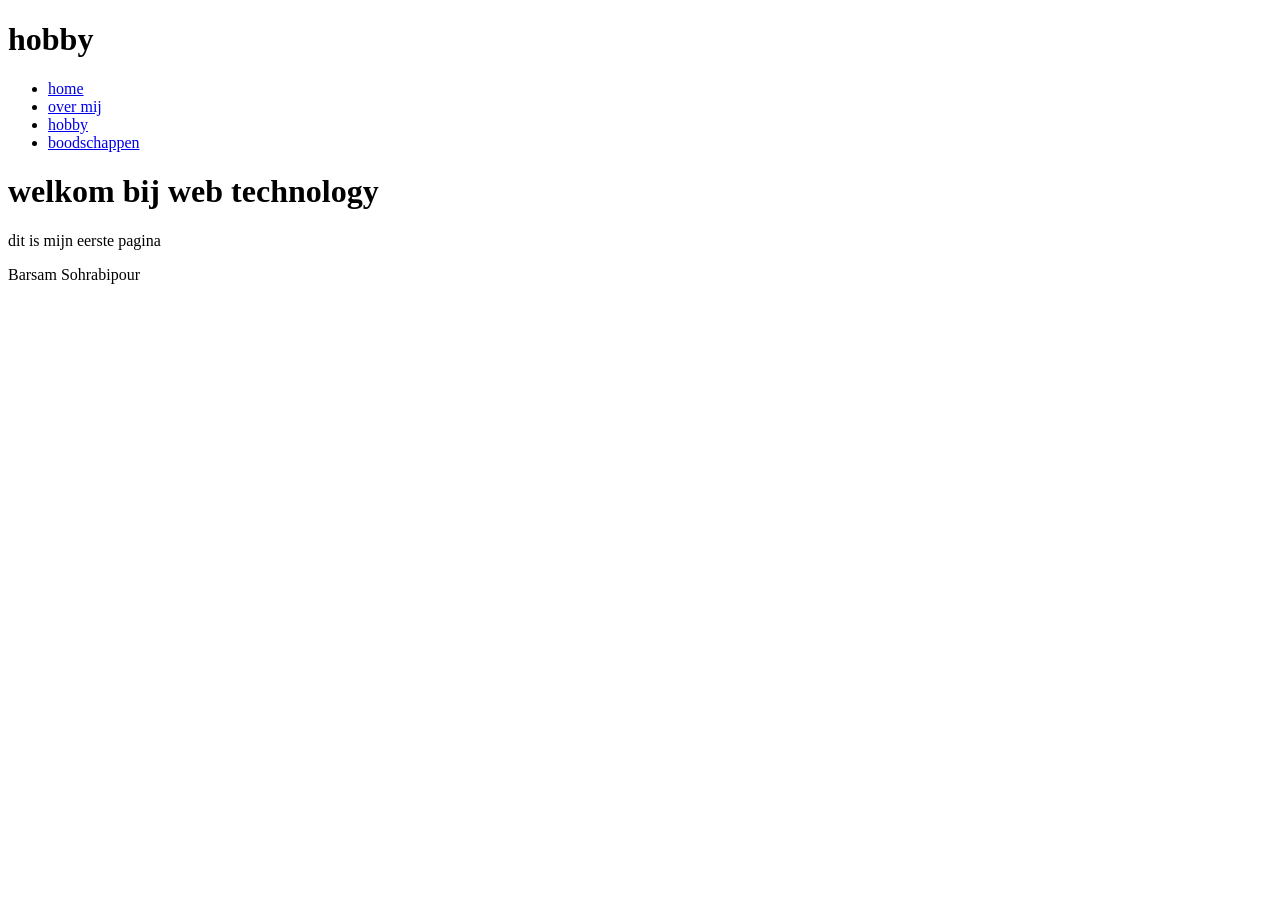
<file: labo-1/index.html>
<!DOCTYPE html>
<html lang="nl">
    <head>
        <meta charset="utf-8">
        <meta name="viewport" content="width=device-width, initial-scale=1">
        <title>mijn eerste pagina</title>
        </head>
        <body>
            <header>
        <h1>hobby</h1>
        <nav>
            <ul>
                <li><a href="index.html">home</a></li>
                <li><a href="over-mij.html">over mij</a></li>
                <li><a href="hobby.html">hobby</a></li>
                <li><a href="boodschappen.html">boodschappen</a></li>

            </ul>
        </nav>
    </header>
            <h1> welkom bij web technology</h1>
            <p >dit is mijn eerste pagina</p>

        <footer>
        <p>Barsam Sohrabipour</p>
        </footer>
        </body>
    </head>
</html>
</file>
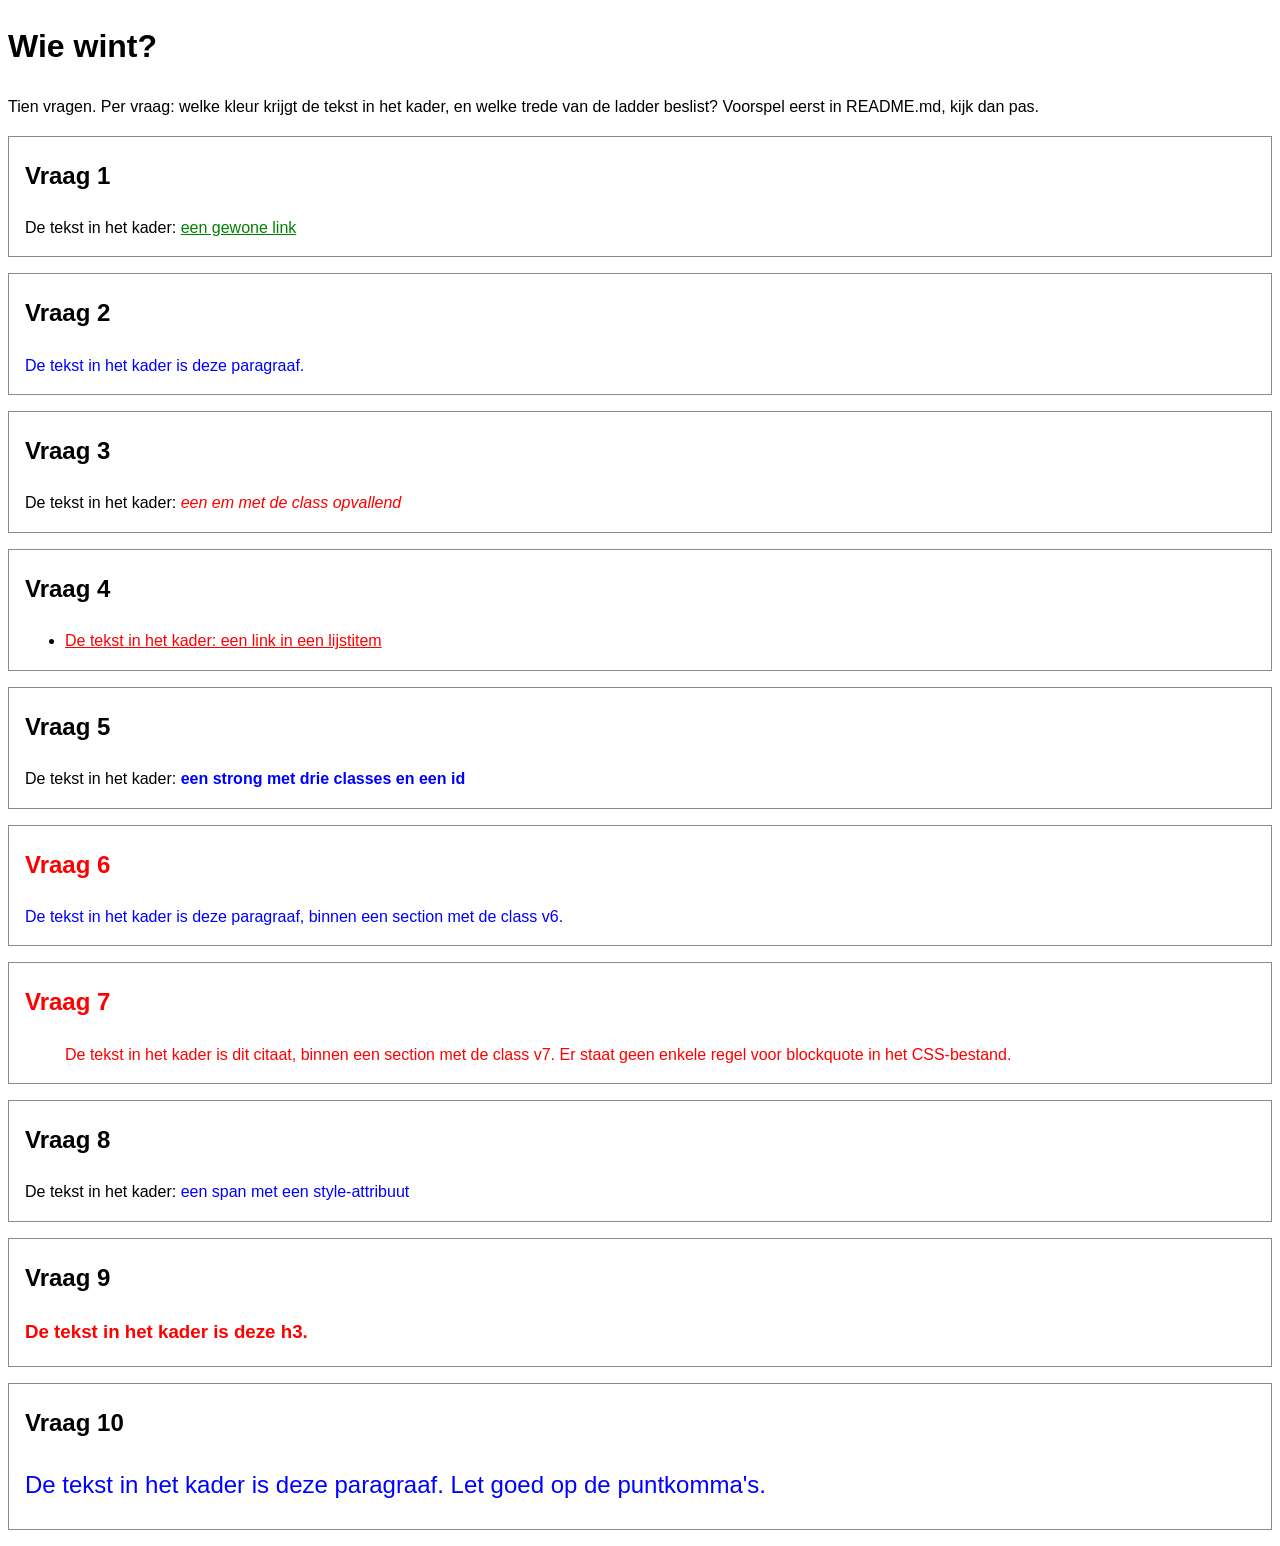
<file: labo-02/cascade/index.html>
<!-- index.html - oefening 3: voorspel, dan kijk. Wijzig dit bestand niet. -->
<!doctype html>
<html lang="nl">
  <head>
    <meta charset="utf-8">
    <meta name="viewport" content="width=device-width, initial-scale=1">
    <title>Wie wint? Tien vragen over de cascade</title>
    <link rel="stylesheet" href="css/stijl.css">
  </head>
  <body>
    <h1>Wie wint?</h1>
    <p>Tien vragen. Per vraag: welke kleur krijgt de tekst in het kader, en welke trede van de ladder beslist? Voorspel eerst in README.md, kijk dan pas.</p>

    <section class="vraag v1">
      <h2>Vraag 1</h2>
      <p>De tekst in het kader: <a href="#">een gewone link</a></p>
    </section>

    <section class="vraag v2">
      <h2>Vraag 2</h2>
      <p class="v2-tekst">De tekst in het kader is deze paragraaf.</p>
    </section>

    <section class="vraag v3">
      <h2>Vraag 3</h2>
      <p>De tekst in het kader: <em class="opvallend">een em met de class opvallend</em></p>
    </section>

    <section class="vraag v4">
      <h2>Vraag 4</h2>
      <ul>
        <li><a href="#">De tekst in het kader: een link in een lijstitem</a></li>
      </ul>
    </section>

    <section class="vraag v5">
      <h2>Vraag 5</h2>
      <p>De tekst in het kader: <strong class="een twee drie" id="v5-tekst">een strong met drie classes en een id</strong></p>
    </section>

    <section class="vraag v6">
      <h2>Vraag 6</h2>
      <p class="v6-tekst">De tekst in het kader is deze paragraaf, binnen een section met de class v6.</p>
    </section>

    <section class="vraag v7">
      <h2>Vraag 7</h2>
      <blockquote>De tekst in het kader is dit citaat, binnen een section met de class v7. Er staat geen enkele regel voor blockquote in het CSS-bestand.</blockquote>
    </section>

    <section class="vraag v8">
      <h2>Vraag 8</h2>
      <p>De tekst in het kader: <span class="v8-tekst" style="color: blue">een span met een style-attribuut</span></p>
    </section>

    <section class="vraag v9">
      <h2>Vraag 9</h2>
      <h3 class="v9-tekst">De tekst in het kader is deze h3.</h3>
    </section>

    <section class="vraag v10">
      <h2>Vraag 10</h2>
      <p class="v10-tekst">De tekst in het kader is deze paragraaf. Let goed op de puntkomma's.</p>
    </section>
  </body>
</html>
</file>
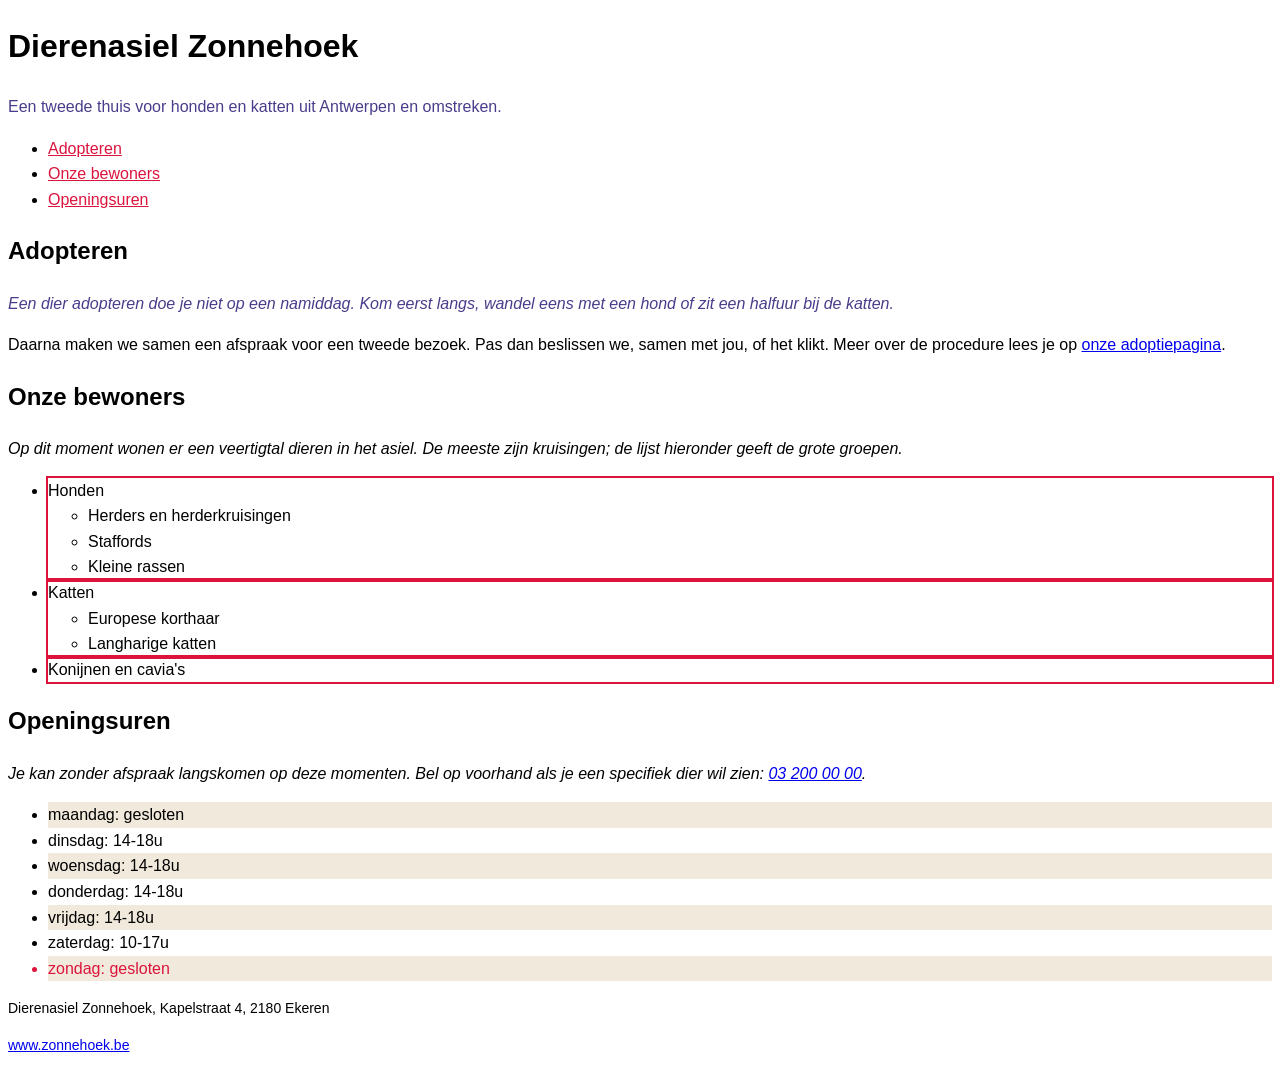
<file: labo-02/selectors/index.html>
<!-- index.html - oefening 2: selectors. Wijzig dit bestand niet; alles wat je nodig hebt, staat erin. -->
<!doctype html>
<html lang="nl">
  <head>
    <meta charset="utf-8">
    <meta name="viewport" content="width=device-width, initial-scale=1">
    <title>Dierenasiel Zonnehoek</title>
    <link rel="stylesheet" href="css/stijl.css">
  </head>
  <body>
    <header>
      <h1>Dierenasiel Zonnehoek</h1>
      <p class="slogan">Een tweede thuis voor honden en katten uit Antwerpen en omstreken.</p>
      <nav>
        <ul>
          <li><a href="#adopteren">Adopteren</a></li>
          <li><a href="#rassen">Onze bewoners</a></li>
          <li><a href="#uren">Openingsuren</a></li>
        </ul>
      </nav>
    </header>

    <main>
      <article>
        <h2 id="adopteren">Adopteren</h2>
        <p class="intro">Een dier adopteren doe je niet op een namiddag. Kom eerst langs, wandel eens met een hond of zit een halfuur bij de katten.</p>
        <p>Daarna maken we samen een afspraak voor een tweede bezoek. Pas dan beslissen we, samen met jou, of het klikt. Meer over de procedure lees je op <a href="https://www.zonnehoek.be/adoptie">onze adoptiepagina</a>.</p>

        <h2 id="rassen">Onze bewoners</h2>
        <p>Op dit moment wonen er een veertigtal dieren in het asiel. De meeste zijn kruisingen; de lijst hieronder geeft de grote groepen.</p>
        <ul class="rassen">
          
          <li>Honden
            <ul>
              <li>Herders en herderkruisingen</li>
              <li>Staffords</li>
              <li>Kleine rassen</li>
            </ul>
          </li>
          <li>Katten
            <ul>
              <li>Europese korthaar</li>
              <li>Langharige katten</li>
            </ul>
          </li>
          <li>Konijnen en cavia's</li>
        </ul>

        <h2 id="uren">Openingsuren</h2>
        <p>Je kan zonder afspraak langskomen op deze momenten. Bel op voorhand als je een specifiek dier wil zien: <a href="tel:+3232000000">03 200 00 00</a>.</p>
        <ul class="uren">
          <li>maandag: gesloten</li>
          <li>dinsdag: 14-18u</li>
          <li>woensdag: 14-18u</li>
          <li>donderdag: 14-18u</li>
          <li>vrijdag: 14-18u</li>
          <li>zaterdag: 10-17u</li>
          <li>zondag: gesloten</li>
        </ul>
      </article>
    </main>

    <footer>
      <p>Dierenasiel Zonnehoek, Kapelstraat 4, 2180 Ekeren</p>
      <p><a href="https://www.zonnehoek.be">www.zonnehoek.be</a></p>
    </footer>
  </body>
</html>
</file>
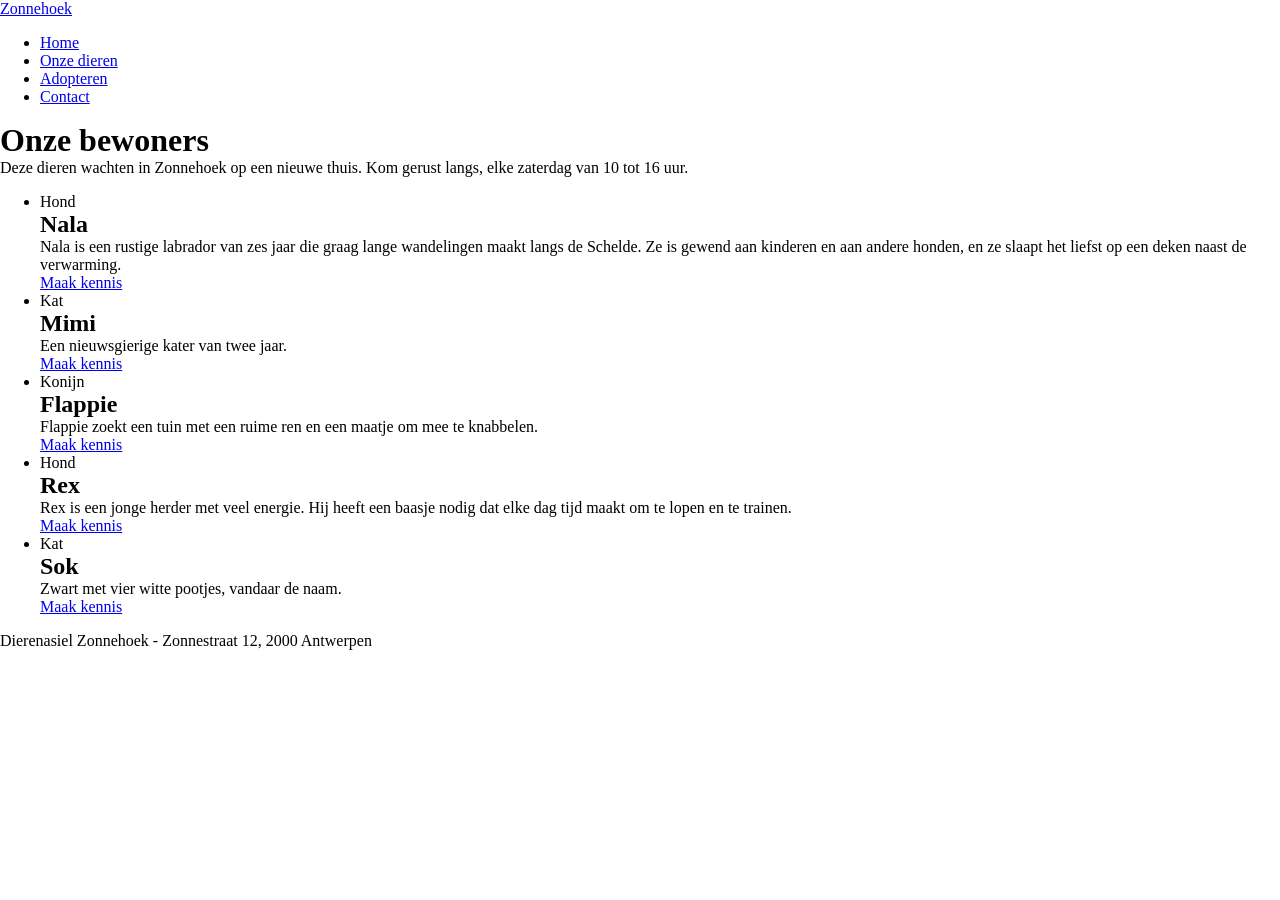
<file: labo-04/dierenasiel/index.html>
<!doctype html>
<html lang="nl">
<head>
  <meta charset="utf-8">
  <meta name="viewport" content="width=device-width, initial-scale=1">
  <title>Labo 4 - Dierenasiel Zonnehoek</title>
  <link rel="stylesheet" href="css/reset.css">
  <link rel="stylesheet" href="css/stijl.css">
</head>
<body>
  <!-- Do not change this file. Write your CSS in css/stijl.css.
       Not visible in the screenshot: on :hover and :focus the links in the
       navigation get an underline, and a button turns dark (#2b2b2b). -->
  <header>
    <a class="logo" href="index.html">Zonnehoek</a>
    <nav>
      <ul>
        <li><a href="index.html">Home</a></li>
        <li><a href="dieren.html" class="actief">Onze dieren</a></li>
        <li><a href="adopteren.html">Adopteren</a></li>
        <li><a href="contact.html">Contact</a></li>
      </ul>
    </nav>
  </header>
  <main>
    <h1>Onze bewoners</h1>
    <p class="intro">Deze dieren wachten in Zonnehoek op een nieuwe thuis. Kom gerust langs, elke zaterdag van 10 tot 16 uur.</p>
    <ul class="kaarten">
      <li class="kaart uitgelicht">
        <p class="soort">Hond</p>
        <h2>Nala</h2>
        <p class="beschrijving">Nala is een rustige labrador van zes jaar die graag lange wandelingen maakt langs de Schelde. Ze is gewend aan kinderen en aan andere honden, en ze slaapt het liefst op een deken naast de verwarming.</p>
        <a class="knop" href="#">Maak kennis</a>
      </li>
      <li class="kaart">
        <p class="soort">Kat</p>
        <h2>Mimi</h2>
        <p class="beschrijving">Een nieuwsgierige kater van twee jaar.</p>
        <a class="knop" href="#">Maak kennis</a>
      </li>
      <li class="kaart">
        <p class="soort">Konijn</p>
        <h2>Flappie</h2>
        <p class="beschrijving">Flappie zoekt een tuin met een ruime ren en een maatje om mee te knabbelen.</p>
        <a class="knop" href="#">Maak kennis</a>
      </li>
      <li class="kaart">
        <p class="soort">Hond</p>
        <h2>Rex</h2>
        <p class="beschrijving">Rex is een jonge herder met veel energie. Hij heeft een baasje nodig dat elke dag tijd maakt om te lopen en te trainen.</p>
        <a class="knop" href="#">Maak kennis</a>
      </li>
      <li class="kaart">
        <p class="soort">Kat</p>
        <h2>Sok</h2>
        <p class="beschrijving">Zwart met vier witte pootjes, vandaar de naam.</p>
        <a class="knop" href="#">Maak kennis</a>
      </li>
    </ul>
  </main>
  <footer>
    <p>Dierenasiel Zonnehoek - Zonnestraat 12, 2000 Antwerpen</p>
  </footer>
</body>
</html>
</file>
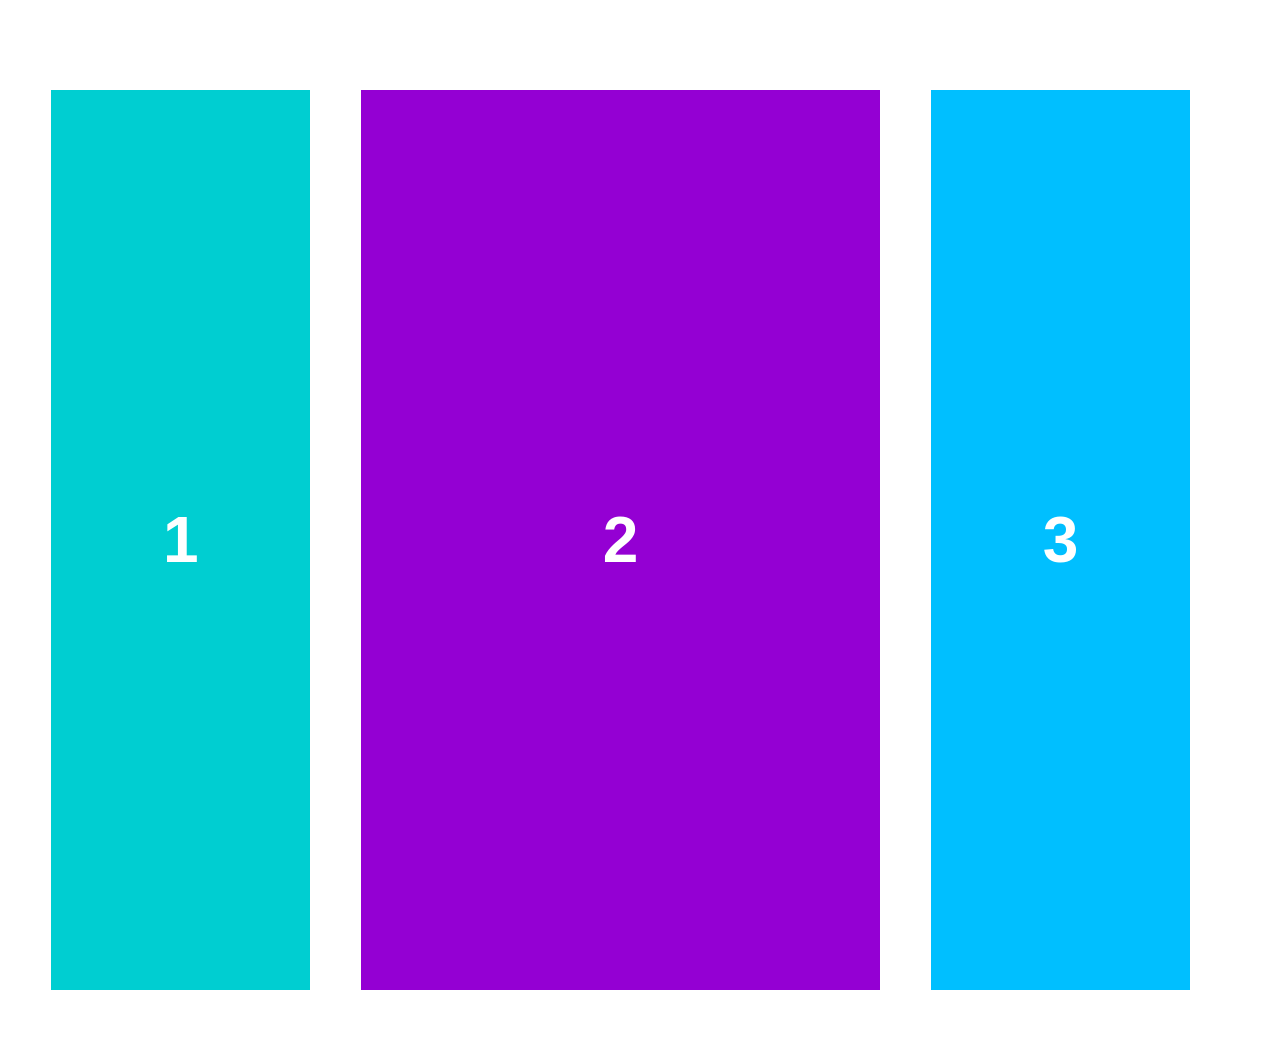
<file: labo-04/kolommen/index.html>
<!doctype html>
<html lang="nl">
<head>
  <meta charset="utf-8">
  <meta name="viewport" content="width=device-width, initial-scale=1">
  <title>Labo 4 - Drie kolommen</title>
  <link rel="stylesheet" href="css/reset.css">
  <link rel="stylesheet" href="css/stijl.css">
</head>
<body>
  <!-- Do not change this file. Write your CSS in css/stijl.css. -->
  <main>
    <div>1</div>
    <div>2</div>
    <div>3</div>
  </main>
</body>
</html>
</file>
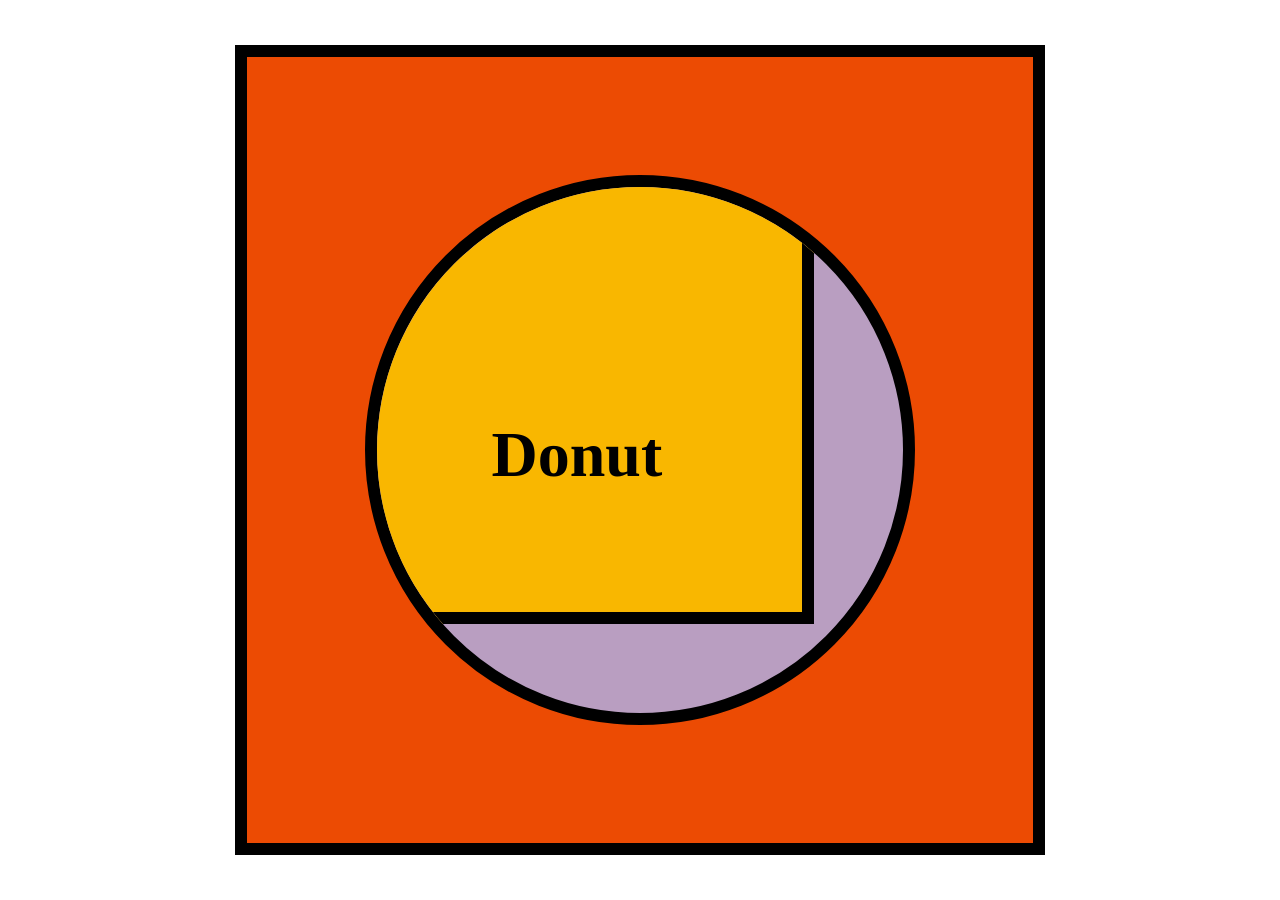
<file: labo-03-starter/labo-03/donut/index.html>
<!doctype html>
<html lang="en">
<head>
  <meta charset="utf-8">
  <meta name="viewport" content="width=device-width, initial-scale=1">
  <title>Labo 3 - Donut</title>
  <link rel="stylesheet" href="css/reset.css">
  <link rel="stylesheet" href="css/stijl.css">
</head>
<body>
  <!-- Do not change this file. Write your CSS in css/stijl.css. -->
  <main>
    <div>
      <h1>Donut</h1>
    </div>
  </main>
</body>
</html>
</file>
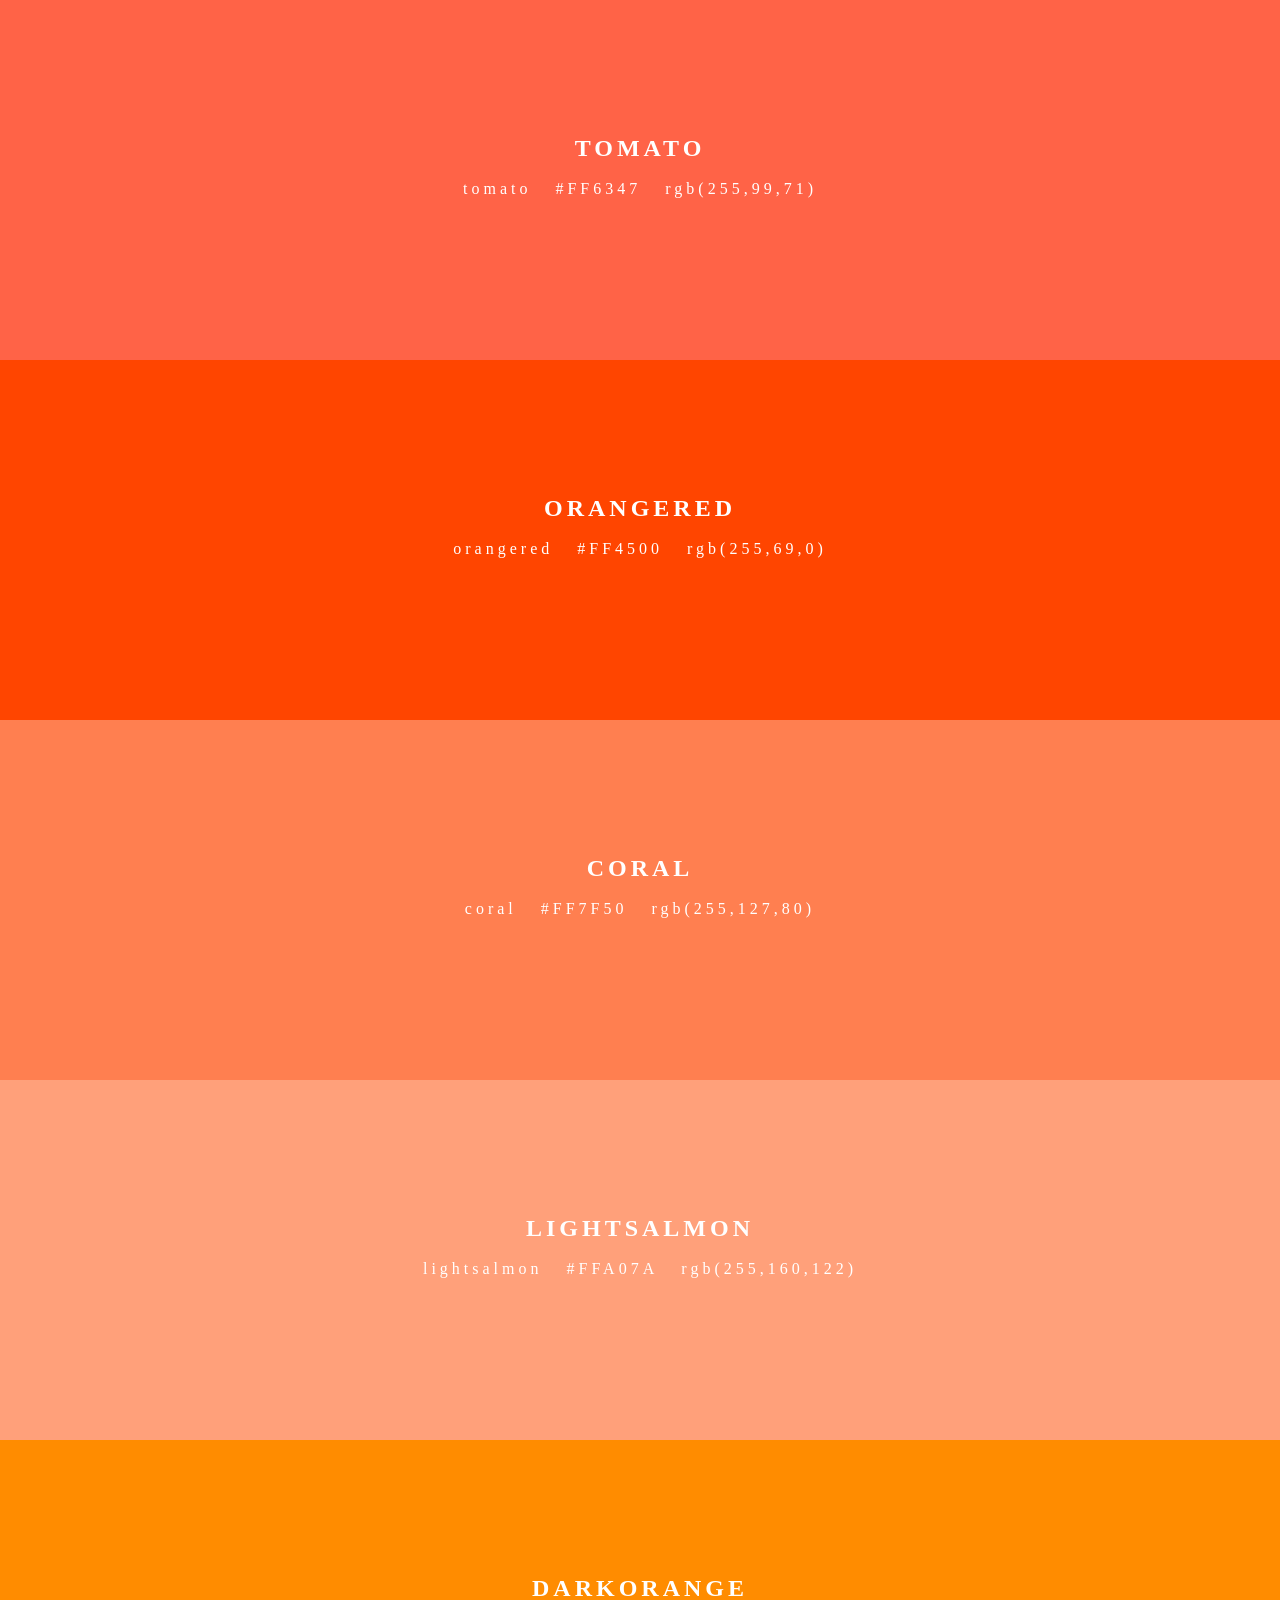
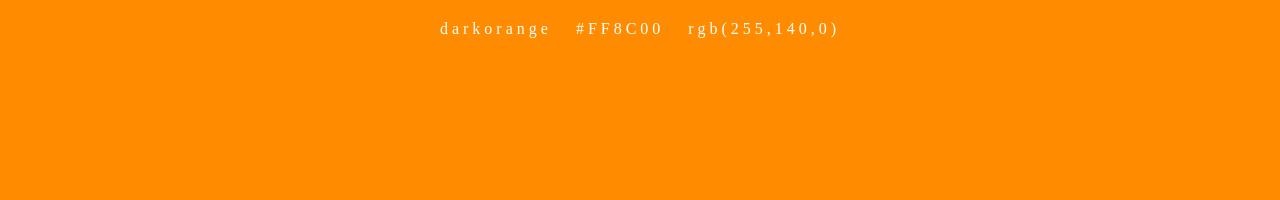
<file: labo-03-starter/labo-03/kleuren/index.html>
<!doctype html>
<html lang="en">
<head>
  <meta charset="utf-8">
  <meta name="viewport" content="width=device-width, initial-scale=1">
  <title>Labo 3 - Kleurenstalen</title>
  <link rel="stylesheet" href="css/reset.css">
  <link rel="stylesheet" href="css/stijl.css">
</head>
<body>
  <!-- Do not change this file. Write your CSS in css/stijl.css. -->
  <ul>
    <li class="tomato">
      <h2>TOMATO</h2>
      <p class="codes"><span>tomato</span> <span>#FF6347</span> <span>rgb(255,99,71)</span></p>
    </li>
    <li class="orangered">
      <h2>ORANGERED</h2>
      <p class="codes"><span>orangered</span> <span>#FF4500</span> <span>rgb(255,69,0)</span></p>
    </li>
    <li class="coral">
      <h2>CORAL</h2>
      <p class="codes"><span>coral</span> <span>#FF7F50</span> <span>rgb(255,127,80)</span></p>
    </li>
    <li class="lightsalmon">
      <h2>LIGHTSALMON</h2>
      <p class="codes"><span>lightsalmon</span> <span>#FFA07A</span> <span>rgb(255,160,122)</span></p>
    </li>
    <li class="darkorange">
      <h2>DARKORANGE</h2>
      <p class="codes"><span>darkorange</span> <span>#FF8C00</span> <span>rgb(255,140,0)</span></p>
    </li>
  </ul>
</body>
</html>
</file>
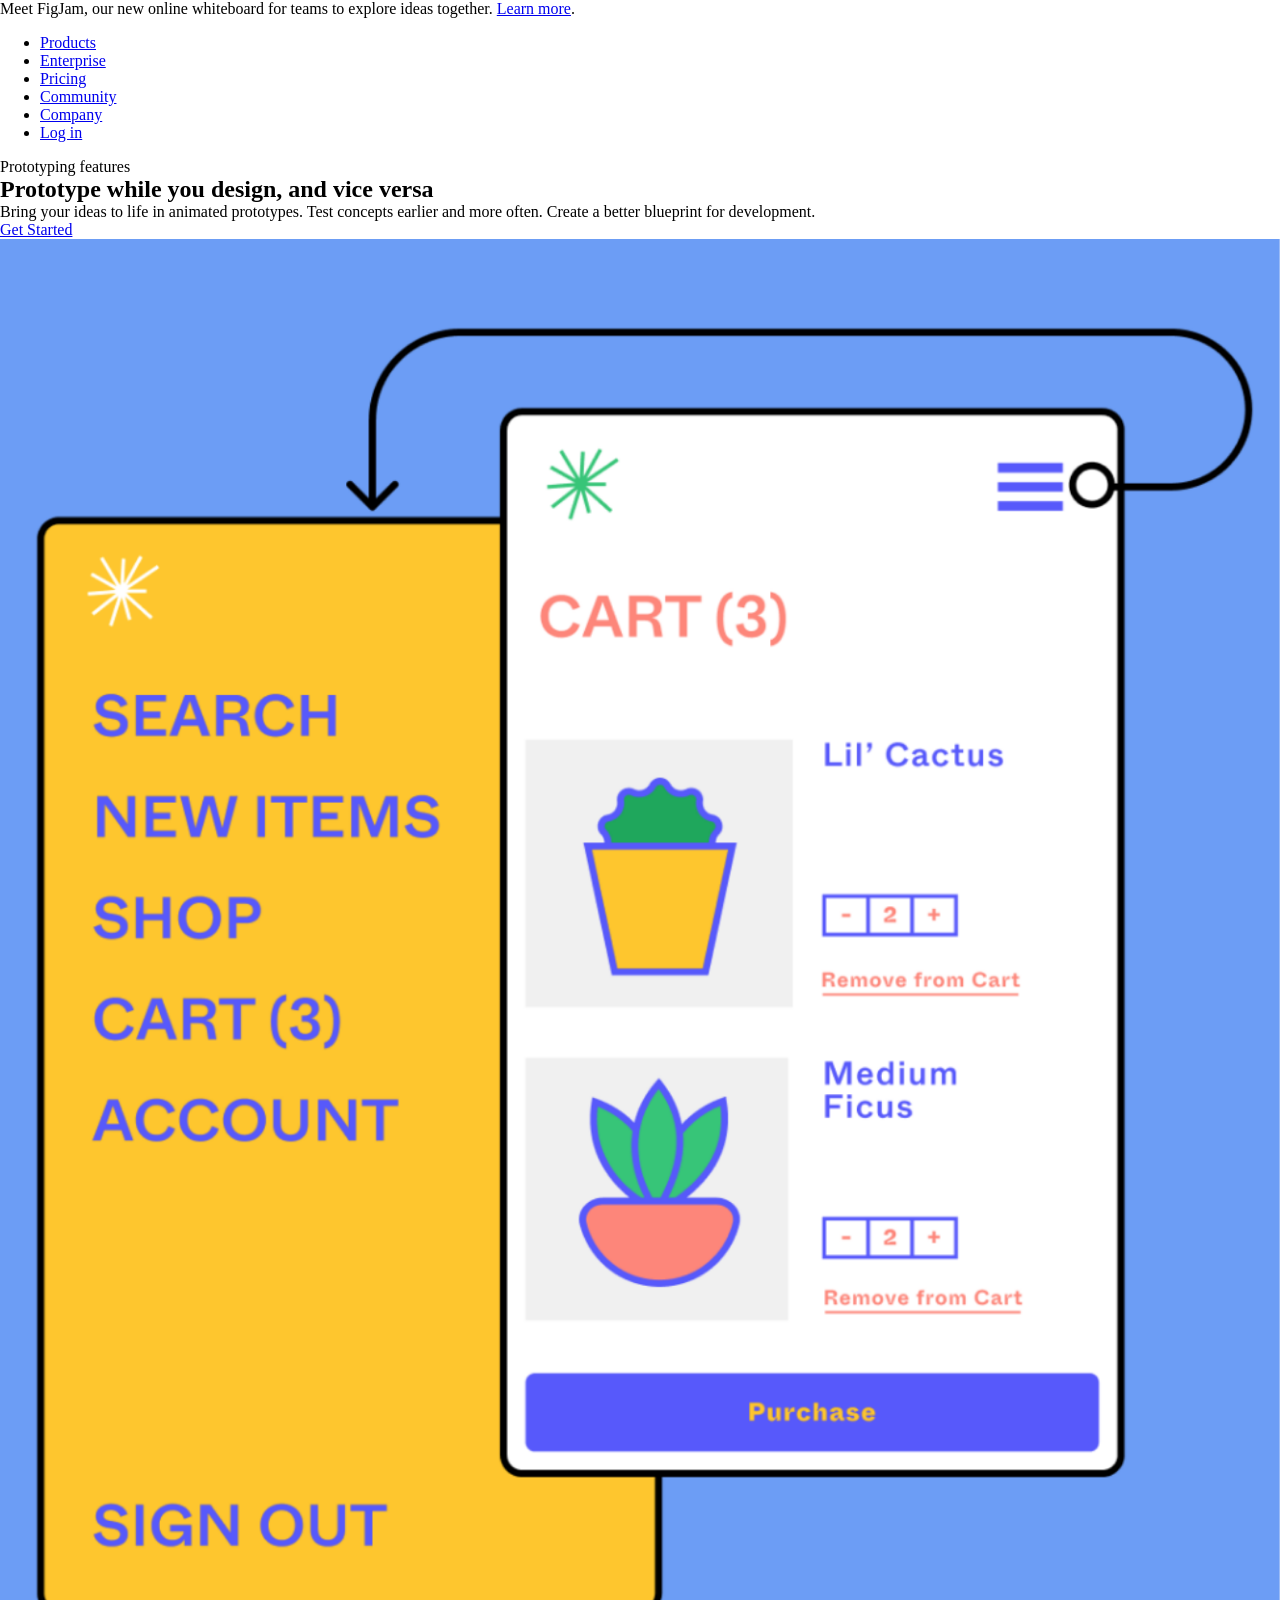
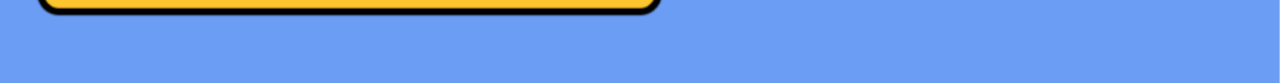
<file: labo-03-starter/labo-03/landing/index.html>
<!doctype html>
<html lang="en">
<head>
  <meta charset="utf-8">
  <meta name="viewport" content="width=device-width, initial-scale=1">
  <title>Labo 3 - Landingspagina</title>
  <link rel="stylesheet" href="css/reset.css">
  <link rel="stylesheet" href="css/stijl.css">
</head>
<body>
  <!-- Do not change this file. Write your CSS in css/stijl.css.
       Not visible in the screenshot: on :hover and :focus the links in the
       banner and in the navigation get an underline, and the button turns
       dark grey (#333333) instead of black. -->
  <div class="banner">
    <p>Meet FigJam, our new online whiteboard for teams to explore ideas together. <a href="#">Learn more</a>.</p>
  </div>
  <header>
    <nav>
      <ul>
        <li><a href="#">Products</a></li>
        <li><a href="#">Enterprise</a></li>
        <li><a href="#">Pricing</a></li>
        <li><a href="#">Community</a></li>
        <li><a href="#">Company</a></li>
        <li><a href="#">Log in</a></li>
      </ul>
    </nav>
  </header>
  <main>
    <article>
      <p class="bovenkop">Prototyping features</p>
      <h1>Prototype while you design, and vice versa</h1>
      <p>Bring your ideas to life in animated prototypes. Test concepts earlier and more often. Create a better blueprint for development.</p>
      <a href="#" class="knop">Get Started</a>
    </article><!-- no whitespace between these two tags: see syllabus 3.7 --><div class="afbeelding">
      <img src="afbeeldingen/prototype.png" alt="Prototype of a plant shop: a yellow menu panel next to a white cart screen">
    </div>
  </main>
</body>
</html>
</file>
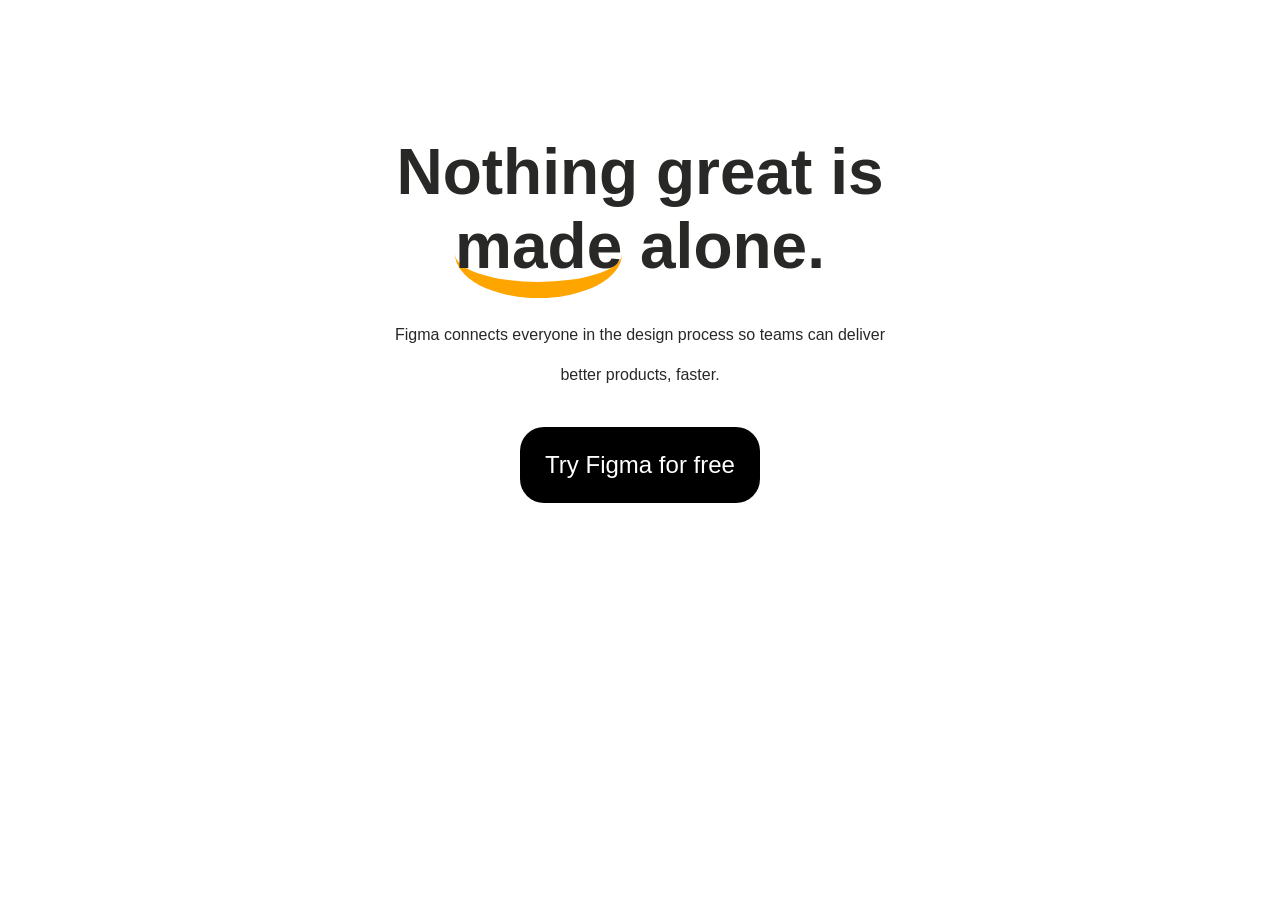
<file: labo-03-starter/labo-03/slogan/index.html>
<!doctype html>
<html lang="en">
<head>
  <meta charset="utf-8">
  <meta name="viewport" content="width=device-width, initial-scale=1">
  <title>Labo 3 - Slogan</title>
  <link rel="stylesheet" href="css/reset.css">
  <link rel="stylesheet" href="css/stijl.css">
</head>
<body>
  <!-- Do not change this file. Write your CSS in css/stijl.css.
       Not visible in the screenshot: on :hover and :focus the button turns
       dark grey (#333333) instead of black. -->
  <h2>Nothing great is <span>made</span> alone.</h2>
  <p>Figma connects everyone in the design process so teams can deliver better products, faster.</p>
  <a href="https://www.figma.com">Try Figma for free</a>
</body>
</html>
</file>
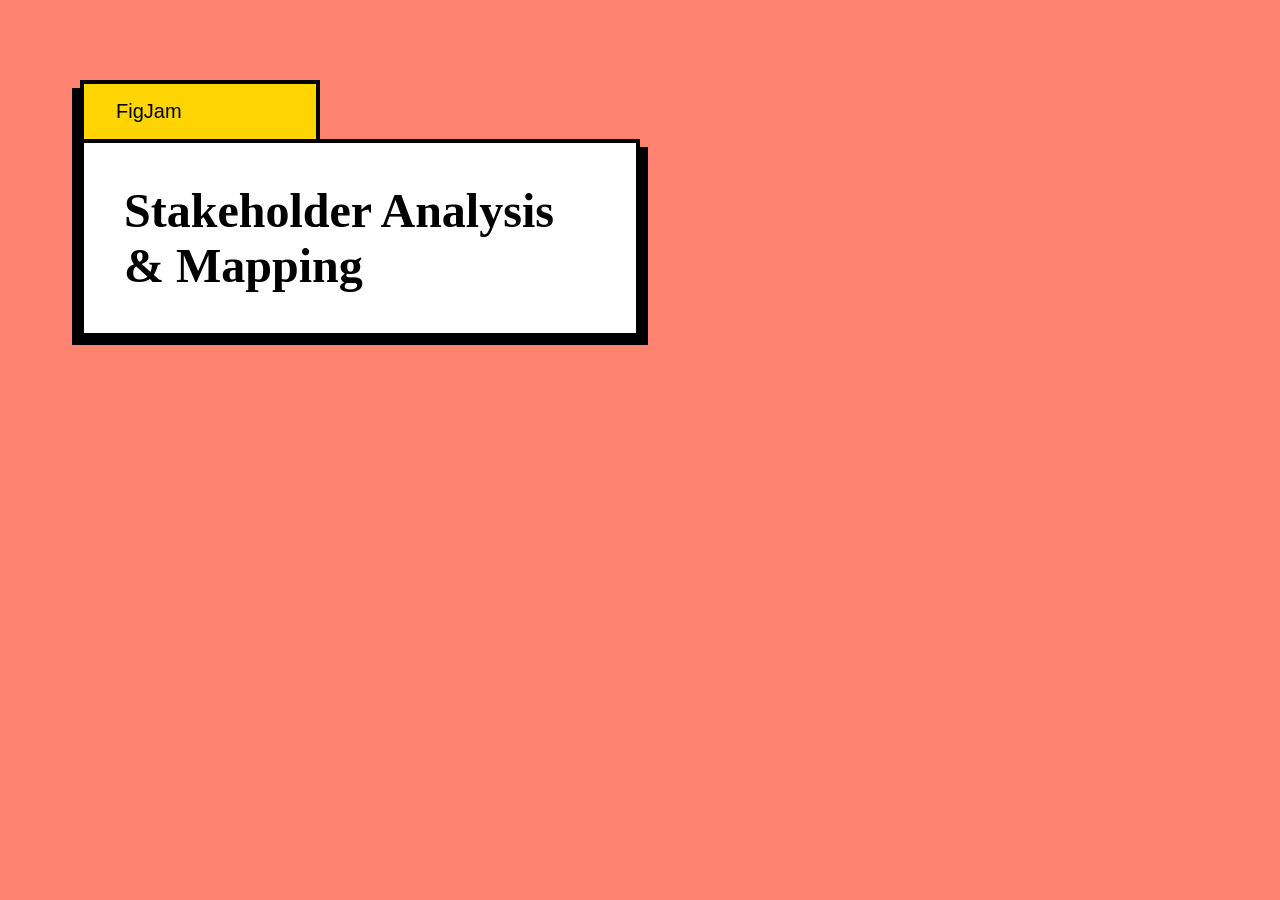
<file: labo-03-starter/labo-03/tabblad/index.html>
<!doctype html>
<html lang="en">
<head>
  <meta charset="utf-8">
  <meta name="viewport" content="width=device-width, initial-scale=1">
  <title>Labo 3 - Tabblad</title>
  <link rel="stylesheet" href="css/reset.css">
  <link rel="stylesheet" href="css/stijl.css">
</head>
<body>
  <!-- Do not change this file. Write your CSS in css/stijl.css. -->
  <h1>FigJam</h1>
  <h2>Stakeholder Analysis &amp; Mapping</h2>
</body>
</html>
</file>
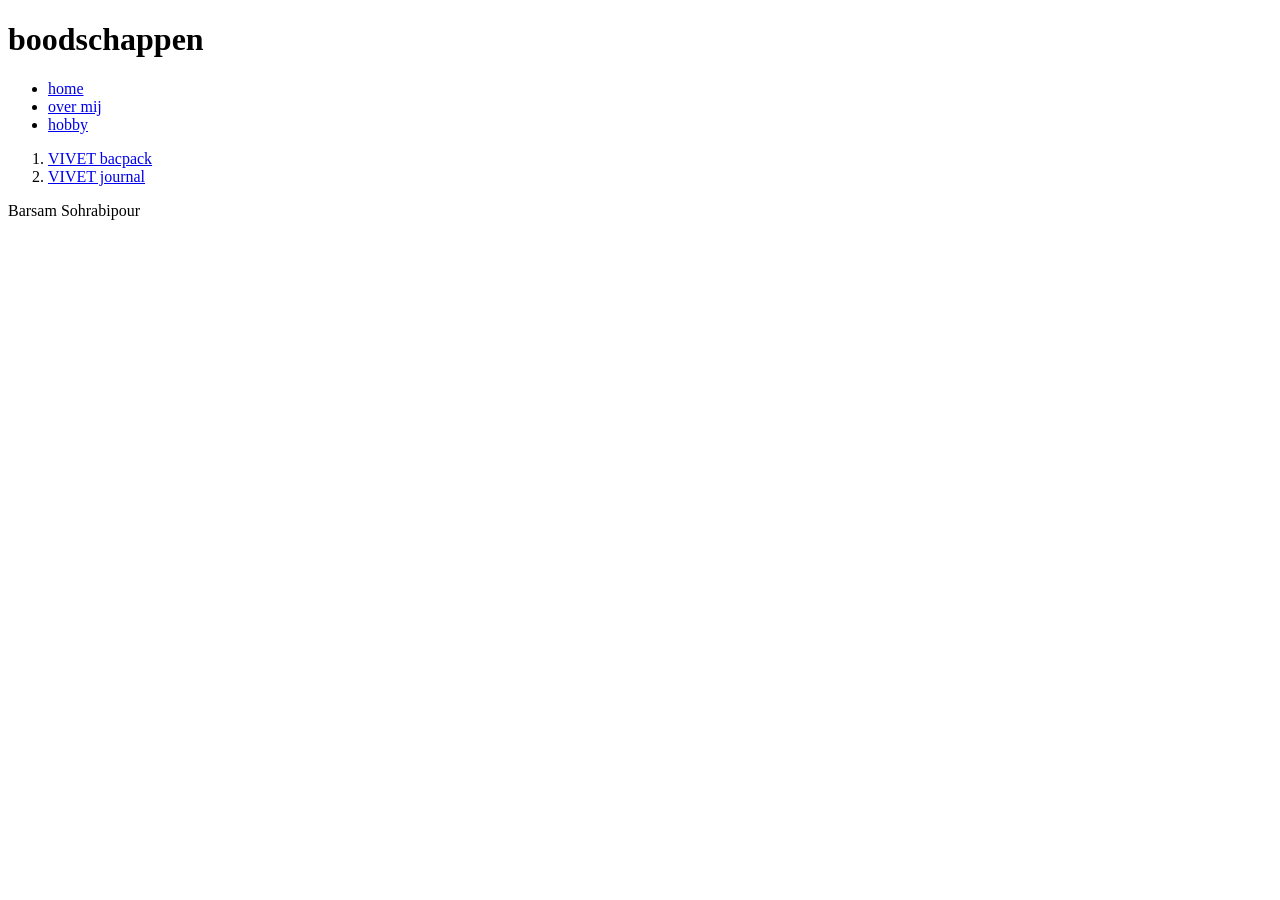
<file: labo-1/boodschappen.html>
<!DOCTYPE html>
<html lang="nl">
<head>
    <meta charset="UTF-8">
    <meta name="viewport" content="width=device-width, initial-scale=1.0">
    <title>Document</title>
</head>
<body>
    <header>
        <h1>boodschappen</h1>
        <nav>
            <ul>
                <li><a href="index.html">home</a></li>
                <li><a href="over-mij.html">over mij</a></li>
                <li><a href="hobby.html">hobby</a></li>

            </ul>
        </nav>
    </header>
    <main>
        <ol>
            <li><a href="https://vivetofficial.com/products/vivet-streaming-backpack">VIVET bacpack</a></li>
            <li><a href="https://vivetofficial.com/products/vivet-journal">VIVET journal</a></li>
        </ol>
        
    </main> 
    <footer>
        <p>Barsam Sohrabipour</p>
    </footer>
    
</body>
</html>
</file>
<file: labo-02/cascade/css/stijl.css>
/* stijl.css - oefening 3: voorspel, dan kijk. Wijzig dit bestand niet. */

/* Opmaak van de pagina zelf; doet niet mee in de vragen. */
body {
  font-family: Verdana, sans-serif;
  line-height: 1.6;
}

.vraag {
  border: 1px solid #8a8a89;
  padding: 0 1rem;
  margin-bottom: 1rem;
}

/* ---- vraag 1 ---- */
a {
  color: green;
}

/* ---- vraag 2 ---- */
.v2-tekst {
  color: red;
}

.v2-tekst {
  color: blue;
}

/* ---- vraag 3 ---- */
.opvallend {
  color: red;
}

em {
  color: blue;
}

/* ---- vraag 4 ---- */
.v4 > a {
  color: green;
}

.v4 a {
  color: red;
}

/* ---- vraag 5 ---- */
.een.twee.drie {
  color: red;
}

#v5-tekst {
  color: blue;
}

/* ---- vraag 6 ---- */
.v6 {
  color: red;
}

.v6-tekst {
  color: blue;
}

/* ---- vraag 7 ---- */
.v7 {
  color: red;
}

/* ---- vraag 8 ---- */
.v8-tekst {
  color: red;
}

/* ---- vraag 9 ---- */
h3 {
  color: red !important;
}

.v9-tekst {
  color: blue;
}

/* ---- vraag 10 ---- */
.v10-tekst {
  color: green;
  font-size: 1.5rem;
  color: blue;
}
</file>
<file: labo-02/selectors/css/stijl.css>
/* stijl.css - oefening 2: selectors schrijven en lezen */

/* Schrijf onder elke opdracht de regel met de selector die precies die
   elementen raakt. Gebruik de declaratie die erbij staat, zodat je in de
   browser meteen ziet wat je raakte. Voeg niets toe aan index.html. */

body {
  font-family: Verdana, sans-serif;
  line-height: 1.6;
}

/* 1. alle links in de navigatie -> color: crimson; */
nav a {
      color: crimson;
}     


/* 2. alleen de paragrafen in de footer -> font-size: 0.875rem; */
footer p {
      font-size: 0.875rem;
}


/* 3. alleen de lijstitems van het BUITENSTE niveau in de lijst met de class
      rassen (dus niet de items van de binnenlijsten) -> outline: 2px solid crimson;
      (outline tekent een kader rond precies het element dat je raakte; de
      property zelf komt in hoofdstuk 3) */

.rassen > li   {
      outline: 2px solid crimson;

}



/* 4. de paragraaf die onmiddellijk na elke h2 komt -> font-style: italic; */

h2 + p {
      font-style: italic;
}


/* 5. elk oneven item in de lijst met openingsuren -> background-color: #f1e9dc; */

.uren li:nth-child(odd) {
      background-color: #f1e9dc;

}

/* 6. het laatste item in de lijst met openingsuren -> color: crimson; */

.uren li:last-child {
      color: crimson;
}


/* 7. de slogan en de intro tegelijk, in één regel -> color: darkslateblue; */
.slogan , .intro { 
      color: darkslateblue;

}

/* 8. elke link in main wanneer de muis erover gaat OF wanneer ze focus heeft
      -> background-color: yellow; */
      main a:hover {
            background-color: yellow;
      }



/* ---- Lezen: welke elementen raken deze vijf selectors? Schrijf het antwoord
   in één zin per selector in README.md. Verander hier niets. ---- */

/* a. header nav ul li a */
/* b. article > p */
/* c. .uren li:nth-child(3) */
/* d. h2 ~ p */
/* e. .rassen li:first-child */
</file>
<file: labo-04/dierenasiel/css/stijl.css>
/* stijl.css - labo 4, dierenasiel (reset.css is linked before this file) */

/* === tokens === */
:root {

}

/* === your rules === */
</file>
<file: labo-04/kolommen/css/stijl.css>
/* stijl.css - labo 4, kolommen (reset.css is linked before this file) */

/* === tokens === */
:root {

}

/* === your rules === */


main{
    display: flex;
    min-height: 100vh;
    color: white;
    font-weight: bold;
    font-size: 4rem;
    gap: 4vw;
    margin: 10vh 10vh 4vw 4vw;

}

div:nth-child(1){
    background-color: darkturquoise;
    flex: 1;
}

div:nth-child(2){
    background-color: darkviolet;
    flex: 2;

}

div:nth-child(3){
    background-color: deepskyblue;
    flex: 1;

}

div{
    align-content: center;
    text-align: center;
    font-family: Arial, Helvetica, sans-serif;

}
</file>
<file: labo-03-starter/labo-03/donut/css/stijl.css>
/* stijl.css - labo 3, donut (reset.css is linked before this file) */

/* === tokens === */
:root {

}

/* === your rules === */



main{
    background-color: #ec4b03;
    border: 0.75rem solid black;
    width: 90vh;
    height: 90vh;
    margin-left: auto;
    margin-right: auto;
    margin-top: 5vh;
    
}
div{
    background-color: #b99ec1;
    border: 0.75rem solid black;
    border-radius: 50%;
    width: 70%;
    height: 70%;
    margin: 15%;
    overflow: hidden;
    
}

h1{
    background-color: #f9b700;
    font-family: Georgia, 'Times New Roman', Times, serif;
    text-align: center;
    border: 0.75rem solid black ;
    width: 90%;
    height: 90%;
    margin-top: -7%;
    margin-left: -7%;    
    padding-top: 16rem;
    box-sizing: border-box;
    font-size: 4rem;
}
</file>
<file: labo-03-starter/labo-03/kleuren/css/stijl.css>
/* stijl.css - labo 3, kleuren (reset.css is linked before this file) */

/* === tokens === */
:root {
    --box-padding: 15vh;
    --text-align: center;
    --text-font: arial;
    --text-color: white;
    --letter-space: 0.25rem;
}


/* === your rules === */

.tomato {
    background-color: tomato;
    padding: var(--box-padding);
    text-align: var(--text-align);
    color: var(--text-color);
    font: var(--text-font);
    letter-spacing: var(--letter-space);

}
.orangered{
    background-color: orangered;
    padding: var(--box-padding);
    text-align: var(--text-align);
    color: var(--text-color);
    font: var(--text-font);
    letter-spacing: var(--letter-space);
}
.coral{
    background-color: coral;
    padding: var(--box-padding);
    text-align: var(--text-align);
    color: var(--text-color);
    font: var(--text-font);
    letter-spacing: var(--letter-space);
}
.lightsalmon{
    background-color: lightsalmon;
    padding: var(--box-padding);
    text-align: var(--text-align);
    color: var(--text-color);
    font: var(--text-font);
    letter-spacing: var(--letter-space);
}
.darkorange{ 
    background-color: darkorange;
    padding: var(--box-padding);
    text-align: var(--text-align);
    color: var(--text-color);
    font: var(--text-font);
    letter-spacing: var(--letter-space);
}
ul{
    padding: 0;
    margin: 0;
}

li {
    height: 40vh;
    list-style: none;

}
p{
    word-spacing: 1rem;
}
 
h2{
    margin-bottom: 2vh;
}
</file>
<file: labo-03-starter/labo-03/landing/css/stijl.css>
/* stijl.css - labo 3, landing (reset.css is linked before this file) */

/* === tokens === */
:root {

}

/* === your rules === */
</file>
<file: labo-03-starter/labo-03/slogan/css/stijl.css>
body{
    font-family: Arial, Helvetica, sans-serif;
    padding-top: 15vh;
    text-align: center;
}

h2,p,a{
    color: #282827;
    text-align: center;
    margin-left: auto;
    margin-right: auto;
    font-size: 4rem;
    width: 42rem;
    margin-bottom: 2rem;

}

a{
    display: block;    
    font-size: 1.5rem;
    background-color: black;
    color: white;
    border-radius: 1.5rem;
    padding: 1.5rem;
    text-decoration: none;
    width: 15rem;

}

p{
    font-size: 1rem;
    line-height: 2.5rem;
    width: 33rem;
}



span{
    border-bottom: 1rem solid orange;
    border-radius: 50%;
}
</file>
<file: labo-03-starter/labo-03/tabblad/css/stijl.css>
body{
    background-color: #ff816f;
    margin: 5rem;

}

h1{
    background-color: #ffd500;
    font-family: Arial, Helvetica, sans-serif;
    font-weight: lighter;
    font-size: 1.25rem;
    border: 0.25rem solid black;
    width: 15rem;
    padding: 1rem;
    border-bottom: 0rem;
    box-shadow: -0.5rem 0.5rem black;
    padding-left: 2rem;


}

h2{
    background-color: white;
    font-size: 3rem;
    border: 0.25rem solid black;
    width: 35rem;
    padding: 2.5rem;
    box-shadow: -0.5rem 0.5rem black, 0.5rem 0.5rem black;
    

    
    
}
</file>
